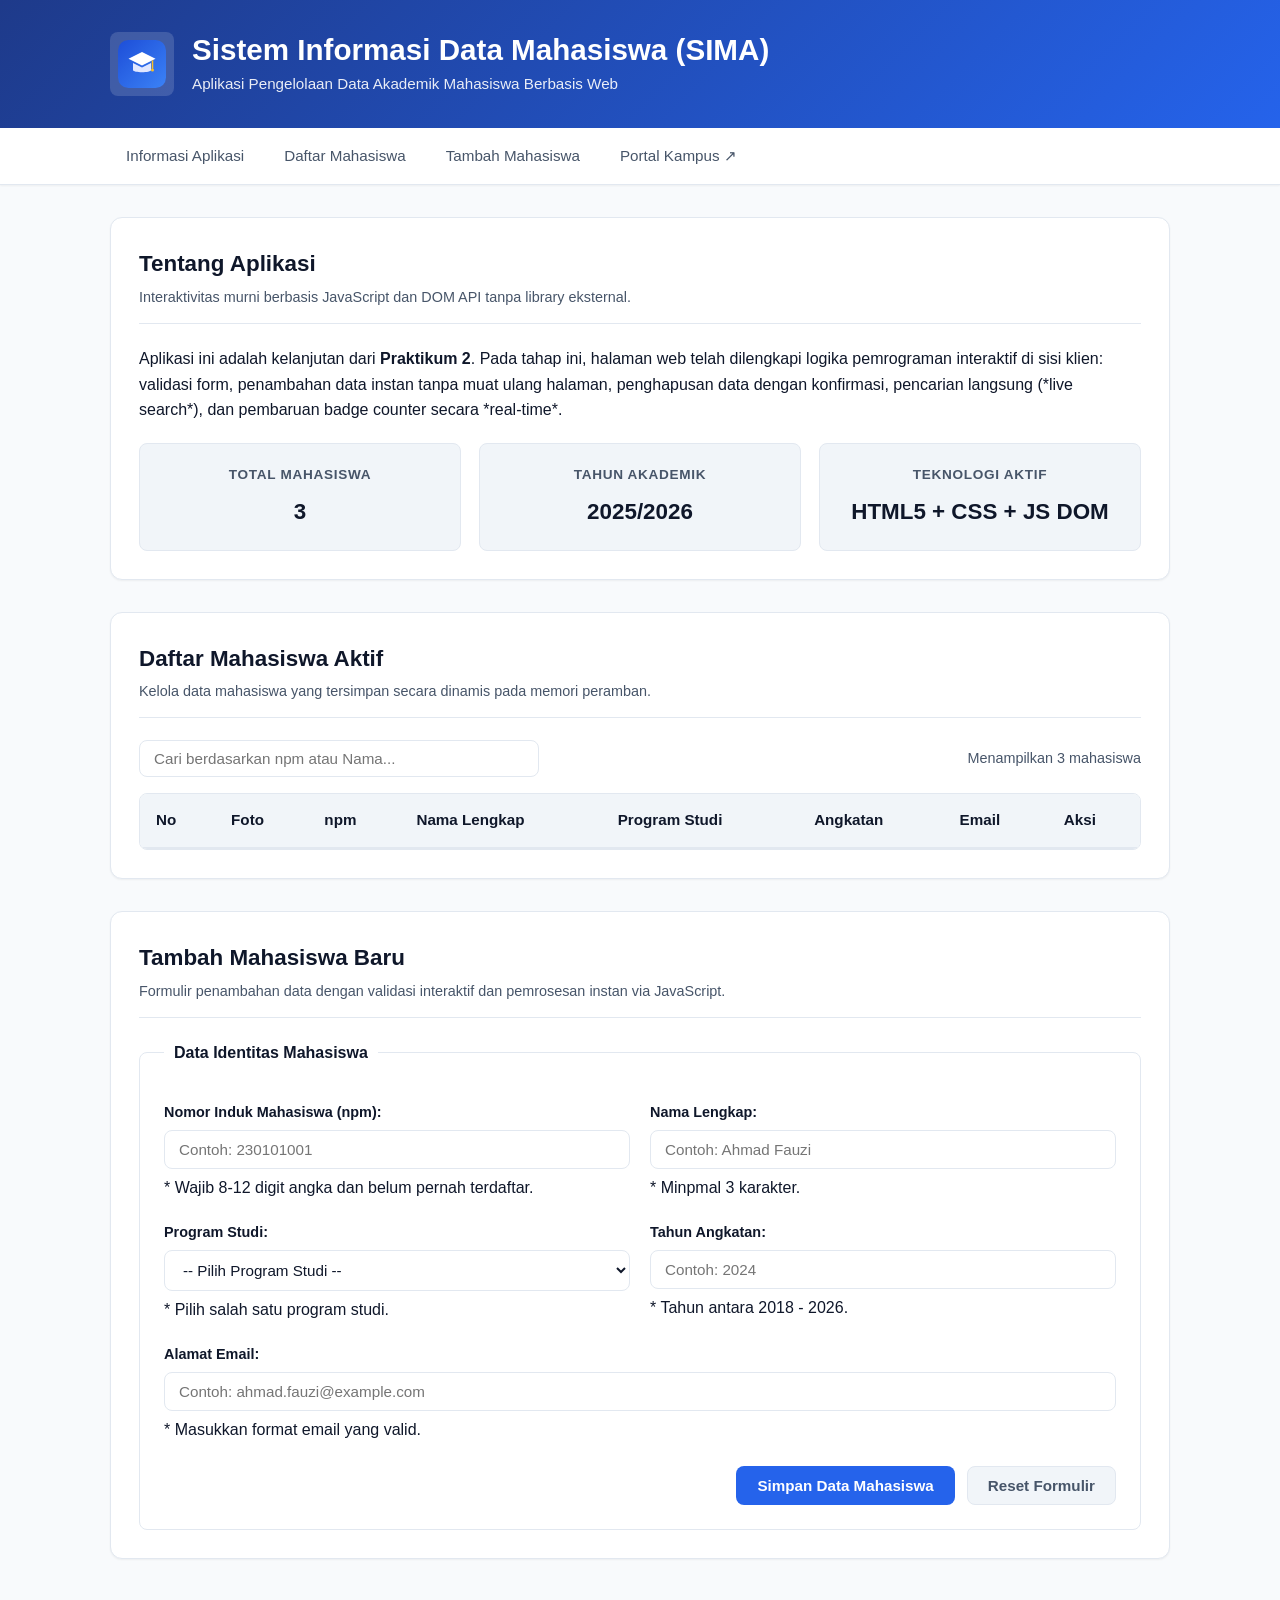
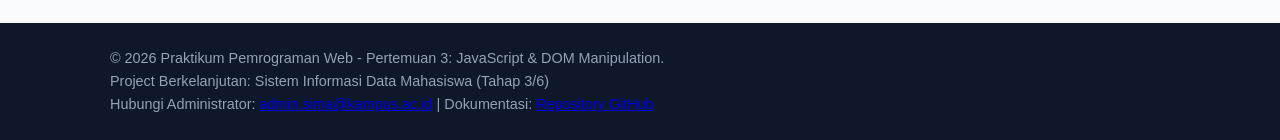
<file: index.html>
<!DOCTYPE html>
<html lang="id">
<head>
    <meta charset="UTF-8">
    <meta name="viewport" content="width=device-width, initial-scale=1.0">
    <title>Sistem Informasi Data Mahasiswa - Praktikum 3</title>
    <link rel="stylesheet" href="style.css">
</head>
<body>
<script src="app.js"></script>
    <!-- 1. Header Aplikasi -->
    <header class="site-header">
        <div class="container header-brand">
            <a href="index.html" class="brand-logo" title="Beranda SIMA">
                <img src="img/logo-sima.svg" alt="Logo Resmi SIMA Kampus" width="48" height="48">
            </a>
            <div>
                <h1>Sistem Informasi Data Mahasiswa (SIMA)</h1>
                <p>Aplikasi Pengelolaan Data Akademik Mahasiswa Berbasis Web</p>
            </div>
        </div>
    </header>

    <!-- 2. Navigation Bar Sticky -->
    <nav class="site-nav">
        <div class="container">
            <ul>
                <li><a href="#informasi">Informasi Aplikasi</a></li>
                <li><a href="#daftar-mahasiswa">Daftar Mahasiswa</a></li>
                <li><a href="#form-tambah">Tambah Mahasiswa</a></li>
                <li><a href="https://kampus.ac.id" target="_blank" rel="noopener noreferrer">Portal Kampus &UpperRightArrow;</a></li>
            </ul>
        </div>
    </nav>

    <!-- Konten Utama Halaman -->
    <main>
        <div class="container">

            <!-- Kotak Notifikasi Alert Dinamis (dikontrol oleh JS) -->
            <div id="alert-box" class="alert-box" role="alert"></div>

            <!-- 3. Section Informasi Aplikasi -->
            <section id="informasi" class="content-section">
                <div class="section-header">
                    <h2>Tentang Aplikasi</h2>
                    <p>Interaktivitas murni berbasis JavaScript dan DOM API tanpa library eksternal.</p>
                </div>
                <p>
                    Aplikasi ini adalah kelanjutan dari <strong>Praktikum 2</strong>. Pada tahap ini, 
                    halaman web telah dilengkapi logika pemrograman interaktif di sisi klien: validasi form, 
                    penambahan data instan tanpa muat ulang halaman, penghapusan data dengan konfirmasi, 
                    pencarian langsung (*live search*), dan pembaruan badge counter secara *real-time*.
                </p>

                <div class="info-grid">
                    <article class="info-card">
                        <h3>Total Mahasiswa</h3>
                        <p id="total-mahasiswa-badge" class="counter-highlight">3</p>
                    </article>
                    <article class="info-card">
                        <h3>Tahun Akademik</h3>
                        <p>2025/2026</p>
                    </article>
                    <article class="info-card">
                        <h3>Teknologi Aktif</h3>
                        <p>HTML5 + CSS + JS DOM</p>
                    </article>
                </div>
            </section>

            <!-- 4. Section Daftar Mahasiswa, Toolbar Pencarian & 5. Tabel Data -->
            <section id="daftar-mahasiswa" class="content-section">
                <div class="section-header">
                    <h2>Daftar Mahasiswa Aktif</h2>
                    <p>Kelola data mahasiswa yang tersimpan secara dinamis pada memori peramban.</p>
                </div>

                <!-- Toolbar Pencarian dan Ringkasan Jumlah -->
                <div class="table-toolbar">
                    <div class="search-box">
                        <input 
                            type="search" 
                            id="input-search" 
                            class="search-input" 
                            placeholder="Cari berdasarkan npm atau Nama...">
                    </div>
                    <div id="total-mahasiswa-info" class="status-summary">
                        Menampilkan 3 mahasiswa
                    </div>
                </div>

                <!-- Tabel Data Responsif -->
                <div class="table-responsive">
                    <table class="data-table">
                        <thead>
                            <tr>
                                <th>No</th>
                                <th>Foto</th>
                                <th>npm</th>
                                <th>Nama Lengkap</th>
                                <th>Program Studi</th>
                                <th>Angkatan</th>
                                <th>Email</th>
                                <th>Aksi</th>
                            </tr>
                        </thead>
                        <tbody id="tabel-body-mahasiswa">
                            <!-- Baris tabel akan di-generate secara dinamis oleh app.js -->
                        </tbody>
                    </table>
                </div>
            </section>

            <!-- 6. Section Form Tambah Mahasiswa dengan Validasi JS -->
            <section id="form-tambah" class="content-section">
                <div class="section-header">
                    <h2>Tambah Mahasiswa Baru</h2>
                    <p>Formulir penambahan data dengan validasi interaktif dan pemrosesan instan via JavaScript.</p>
                </div>

                <form id="form-tambah-mahasiswa" class="app-form" novalidate>
                    <fieldset>
                        <legend>Data Identitas Mahasiswa</legend>

                        <div class="form-grid">
                            <div class="form-group">
                                <label for="npm" class="form-label">Nomor Induk Mahasiswa (npm):</label>
                                <input 
                                    type="text" 
                                    id="npm" 
                                    name="npm" 
                                    class="form-input" 
                                    placeholder="Contoh: 230101001">
                                <span class="form-help">* Wajib 8-12 digit angka dan belum pernah terdaftar.</span>
                            </div>

                            <div class="form-group">
                                <label for="nama" class="form-label">Nama Lengkap:</label>
                                <input 
                                    type="text" 
                                    id="nama" 
                                    name="nama" 
                                    class="form-input" 
                                    placeholder="Contoh: Ahmad Fauzi">
                                <span class="form-help">* Minpmal 3 karakter.</span>
                            </div>

                            <div class="form-group">
                                <label for="program_studi" class="form-label">Program Studi:</label>
                                <select id="program_studi" name="program_studi" class="form-select">
                                    <option value="">-- Pilih Program Studi --</option>
                                    <option value="Teknik Informatika">Teknik Informatika</option>
                                    <option value="Sistem Informasi">Sistem Informasi</option>
                                    <option value="Teknologi Informasi">Teknologi Informasi</option>
                                    <option value="Rekayasa Perangkat Lunak">Rekayasa Perangkat Lunak</option>
                                </select>
                                <span class="form-help">* Pilih salah satu program studi.</span>
                            </div>

                            <div class="form-group">
                                <label for="angkatan" class="form-label">Tahun Angkatan:</label>
                                <input 
                                    type="number" 
                                    id="angkatan" 
                                    name="angkatan" 
                                    class="form-input" 
                                    placeholder="Contoh: 2024">
                                <span class="form-help">* Tahun antara 2018 - 2026.</span>
                            </div>

                            <div class="form-group full-width">
                                <label for="email" class="form-label">Alamat Email:</label>
                                <input 
                                    type="email" 
                                    id="email" 
                                    name="email" 
                                    class="form-input" 
                                    placeholder="Contoh: ahmad.fauzi@example.com">
                                <span class="form-help">* Masukkan format email yang valid.</span>
                            </div>
                        </div>

                        <div class="form-actions">
                            <button type="submit" class="btn btn-primary">Simpan Data Mahasiswa</button>
                            <button type="reset" class="btn btn-secondary">Reset Formulir</button>
                        </div>
                    </fieldset>
                </form>
            </section>

        </div>
    </main>

    <!-- 7. Footer -->
    <footer class="site-footer">
        <div class="container">
            <p>&copy; 2026 Praktikum Pemrograman Web - Pertemuan 3: JavaScript & DOM Manipulation.</p>
            <p>Project Berkelanjutan: Sistem Informasi Data Mahasiswa (Tahap 3/6)</p>
            <p>
                Hubungi Administrator: <a href="mailto:admin.sima@kampus.ac.id">admin.sima@kampus.ac.id</a> | 
                Dokumentasi: <a href="https://github.com" target="_blank" rel="noopener noreferrer">Repository GitHub</a>
            </p>
        </div>
    </footer>

    <!-- Tambahkan Script JavaScript Eksternal -->
    <script src="app.js"></script>
</body>
</html>
</file>
<file: style.css>
/* ==========================================================================
   Praktikum 3: Implementasi Interaktivitas Web Menggunakan JavaScript dan DOM
   Project: Sistem Informasi Data Mahasiswa (SIMA)
   Mewarisi & Memperluas Praktikum 2 (Native CSS)
   ========================================================================== */

/* 1. CSS Variables */
:root {
    --primary-color: #2563eb;
    --primary-hover: #1d4ed8;
    --primary-light: #eff6ff;
    --secondary-color: #64748b;
    --secondary-hover: #475569;
    --success-color: #10b981;
    --success-light: #ecfdf5;
    --danger-color: #ef4444;
    --danger-hover: #dc2626;
    --danger-light: #fef2f2;
    --warning-color: #f59e0b;
    
    --bg-page: #f8fafc;
    --bg-surface: #ffffff;
    --bg-surface-alt: #f1f5f9;
    
    --text-primary: #0f172a;
    --text-secondary: #475569;
    --text-muted: #94a3b8;
    --text-inverse: #ffffff;
    
    --border-color: #e2e8f0;
    --border-radius-sm: 4px;
    --border-radius-md: 8px;
    --border-radius-lg: 12px;
    
    --shadow-sm: 0 1px 2px 0 rgba(0, 0, 0, 0.05);
    --shadow-md: 0 4px 6px -1px rgba(0, 0, 0, 0.1), 0 2px 4px -2px rgba(0, 0, 0, 0.1);
    
    --font-main: -apple-system, BlinkMacSystemFont, "Segoe UI", Roboto, Oxygen, Ubuntu, Cantarell, "Helvetica Neue", sans-serif;
    --line-height-normal: 1.6;
}

/* 2. Reset & Base Styles */
*, *::before, *::after {
    box-sizing: border-box;
    margin: 0;
    padding: 0;
}

html {
    scroll-behavior: smooth;
}

body {
    font-family: var(--font-main);
    line-height: var(--line-height-normal);
    color: var(--text-primary);
    background-color: var(--bg-page);
    min-height: 100vh;
    display: flex;
    flex-direction: column;
}

.container {
    width: 100%;
    max-width: 1100px;
    margin-left: auto;
    margin-right: auto;
    padding-left: 20px;
    padding-right: 20px;
}

/* 3. Header */
.site-header {
    background: linear-gradient(135deg, #1e3a8a 0%, #2563eb 100%);
    color: var(--text-inverse);
    padding: 32px 0;
    box-shadow: var(--shadow-md);
}

.header-brand {
    display: flex;
    align-items: center;
    gap: 18px;
}

.brand-logo {
    display: flex;
    align-items: center;
    justify-content: center;
    background-color: rgba(255, 255, 255, 0.15);
    padding: 8px;
    border-radius: var(--border-radius-md);
    transition: transform 0.2s ease, background-color 0.2s ease;
}

.brand-logo:hover {
    transform: scale(1.05);
    background-color: rgba(255, 255, 255, 0.25);
}

.header-brand h1 {
    font-size: 1.85rem;
    font-weight: 700;
    line-height: 1.2;
    margin-bottom: 4px;
}

.header-brand p {
    font-size: 0.95rem;
    opacity: 0.9;
}

/* 4. Navigation Bar */
.site-nav {
    background-color: var(--bg-surface);
    border-bottom: 1px solid var(--border-color);
    position: sticky;
    top: 0;
    z-index: 100;
    box-shadow: var(--shadow-sm);
}

.site-nav ul {
    list-style: none;
    display: flex;
    gap: 8px;
    overflow-x: auto;
    padding: 6px 0;
}

.site-nav a {
    display: block;
    padding: 10px 16px;
    color: var(--text-secondary);
    text-decoration: none;
    font-weight: 500;
    font-size: 0.95rem;
    border-radius: var(--border-radius-sm);
    transition: all 0.2s ease;
    white-space: nowrap;
}

.site-nav a:hover {
    color: var(--primary-color);
    background-color: var(--primary-light);
}

/* 5. Main Content & Sections */
main {
    flex: 1;
    padding: 32px 0;
}

.content-section {
    background-color: var(--bg-surface);
    border: 1px solid var(--border-color);
    border-radius: var(--border-radius-lg);
    padding: 28px;
    margin-bottom: 32px;
    box-shadow: var(--shadow-sm);
}

.section-header {
    border-bottom: 1px solid var(--border-color);
    padding-bottom: 14px;
    margin-bottom: 22px;
}

.section-header h2 {
    font-size: 1.4rem;
    color: var(--text-primary);
    font-weight: 700;
}

.section-header p {
    font-size: 0.9rem;
    color: var(--text-secondary);
    margin-top: 4px;
}

/* Info Grid */
.info-grid {
    display: grid;
    grid-template-columns: repeat(auto-fit, minmax(220px, 1fr));
    gap: 18px;
    margin-top: 20px;
}

.info-card {
    background-color: var(--bg-surface-alt);
    border: 1px solid var(--border-color);
    border-radius: var(--border-radius-md);
    padding: 20px;
    text-align: center;
}

.info-card h3 {
    font-size: 0.85rem;
    text-transform: uppercase;
    letter-spacing: 0.05em;
    color: var(--text-secondary);
    margin-bottom: 8px;
}

.info-card p {
    font-size: 1.4rem;
    font-weight: 700;
    color: var(--text-primary);
}

.counter-highlight {
    color: var(--primary-color);
}

/* 6. Alert Notification Box (Dinamis dari JS) */
.alert-box {
    padding: 14px 18px;
    border-radius: var(--border-radius-md);
    margin-bottom: 20px;
    font-size: 0.95rem;
    font-weight: 500;
    display: none;
    animation: fadeIn 0.3s ease;
}

.alert-box.show {
    display: block;
}

.alert-success {
    background-color: var(--success-light);
    color: #065f46;
    border: 1px solid #a7f3d0;
}

.alert-danger {
    background-color: var(--danger-light);
    color: #991b1b;
    border: 1px solid #fecaca;
}

.alert-info {
    background-color: var(--primary-light);
    color: #1e40af;
    border: 1px solid #bfdbfe;
}

@keyframes fadeIn {
    from { opacity: 0; transform: translateY(-6px); }
    to { opacity: 1; transform: translateY(0); }
}

/* 7. Search Bar Container */
.table-toolbar {
    display: flex;
    justify-content: space-between;
    align-items: center;
    flex-wrap: wrap;
    gap: 12px;
    margin-bottom: 16px;
}

.search-box {
    position: relative;
    flex: 1;
    max-width: 400px;
}

.search-input {
    width: 100%;
    padding: 9px 14px;
    font-size: 0.95rem;
    border: 1.5px solid var(--border-color);
    border-radius: var(--border-radius-md);
    outline: none;
    transition: all 0.2s;
}

.search-input:focus {
    border-color: var(--primary-color);
    box-shadow: 0 0 0 3px rgba(37, 99, 235, 0.15);
}

.status-summary {
    font-size: 0.9rem;
    color: var(--text-secondary);
    font-weight: 500;
}

/* 8. Data Table */
.table-responsive {
    width: 100%;
    overflow-x: auto;
    border-radius: var(--border-radius-md);
    border: 1px solid var(--border-color);
}

.data-table {
    width: 100%;
    border-collapse: collapse;
    font-size: 0.95rem;
    text-align: left;
}

.data-table thead {
    background-color: var(--bg-surface-alt);
    border-bottom: 2px solid var(--border-color);
}

.data-table th {
    padding: 14px 16px;
    font-weight: 600;
    color: var(--text-primary);
    white-space: nowrap;
}

.data-table td {
    padding: 14px 16px;
    border-bottom: 1px solid var(--border-color);
    color: var(--text-secondary);
    vertical-align: middle;
}

.data-table tbody tr:hover {
    background-color: #f8fafc;
}

.avatar-img {
    width: 36px;
    height: 36px;
    border-radius: 50%;
    object-fit: cover;
    display: block;
}

.badge {
    display: inline-block;
    padding: 4px 10px;
    font-size: 0.8rem;
    font-weight: 600;
    border-radius: 9999px;
    background-color: var(--primary-light);
    color: var(--primary-color);
}

.link-email {
    color: var(--primary-color);
    text-decoration: none;
}

.link-email:hover {
    text-decoration: underline;
}

.empty-row {
    text-align: center;
    padding: 32px !important;
    color: var(--text-muted);
    font-style: italic;
}

/* 9. Form Styles */
.app-form fieldset {
    border: 1px solid var(--border-color);
    border-radius: var(--border-radius-md);
    padding: 24px;
}

.app-form legend {
    font-size: 1rem;
    font-weight: 600;
    color: var(--text-primary);
    padding: 0 10px;
}

.form-grid {
    display: grid;
    grid-template-columns: repeat(2, 1fr);
    gap: 20px;
    margin-top: 12px;
}

.form-group {
    display: flex;
    flex-direction: column;
    gap: 6px;
}

.form-group.full-width {
    grid-column: 1 / -1;
}

.form-group label {
    font-size: 0.9rem;
    font-weight: 600;
    color: var(--text-primary);
}

.required {
    color: var(--danger-color);
}

.form-group input,
.form-group select {
    padding: 10px 14px;
    font-size: 0.95rem;
    border: 1px solid var(--border-color);
    border-radius: var(--border-radius-md);
    background-color: var(--bg-surface);
    color: var(--text-primary);
    outline: none;
    transition: all 0.2s ease;
}

.form-group input:focus,
.form-group select:focus {
    border-color: var(--primary-color);
    box-shadow: 0 0 0 3px rgba(37, 99, 235, 0.15);
}

.form-actions {
    display: flex;
    justify-content: flex-end;
    gap: 12px;
    margin-top: 24px;
}

/* 10. Buttons */
.btn {
    display: inline-flex;
    align-items: center;
    justify-content: center;
    padding: 10px 20px;
    font-size: 0.95rem;
    font-weight: 600;
    border-radius: var(--border-radius-md);
    border: 1px solid transparent;
    cursor: pointer;
    transition: all 0.2s ease;
    text-decoration: none;
}

.btn-primary {
    background-color: var(--primary-color);
    color: var(--text-inverse);
}

.btn-primary:hover {
    background-color: var(--primary-hover);
}

.btn-secondary {
    background-color: var(--bg-surface-alt);
    color: var(--text-secondary);
    border-color: var(--border-color);
}

.btn-secondary:hover {
    background-color: #e2e8f0;
    color: var(--text-primary);
}

.btn-danger {
    background-color: var(--danger-color);
    color: var(--text-inverse);
}

.btn-danger:hover {
    background-color: var(--danger-hover);
}

.btn-sm {
    padding: 6px 12px;
    font-size: 0.85rem;
}

/* 11. Footer */
.site-footer {
    background-color: #0f172a;
    color: #94a3b8;
    padding: 24px 0;
    font-size: 0.9rem;
    margin-top: auto;
}

.footer-content {
    display: flex;
    justify-content: space-between;
    align-items: center;
    flex-wrap: wrap;
    gap: 12px;
}

/* 12. Media Queries */
@media (max-width: 768px) {
    .form-grid {
        grid-template-columns: 1fr;
    }
    
    .header-brand {
        flex-direction: column;
        text-align: center;
    }
    
    .table-toolbar {
        flex-direction: column;
        align-items: stretch;
    }
    
    .search-box {
        max-width: 100%;
    }
    
    .footer-content {
        flex-direction: column;
        text-align: center;
    }
}
</file>
